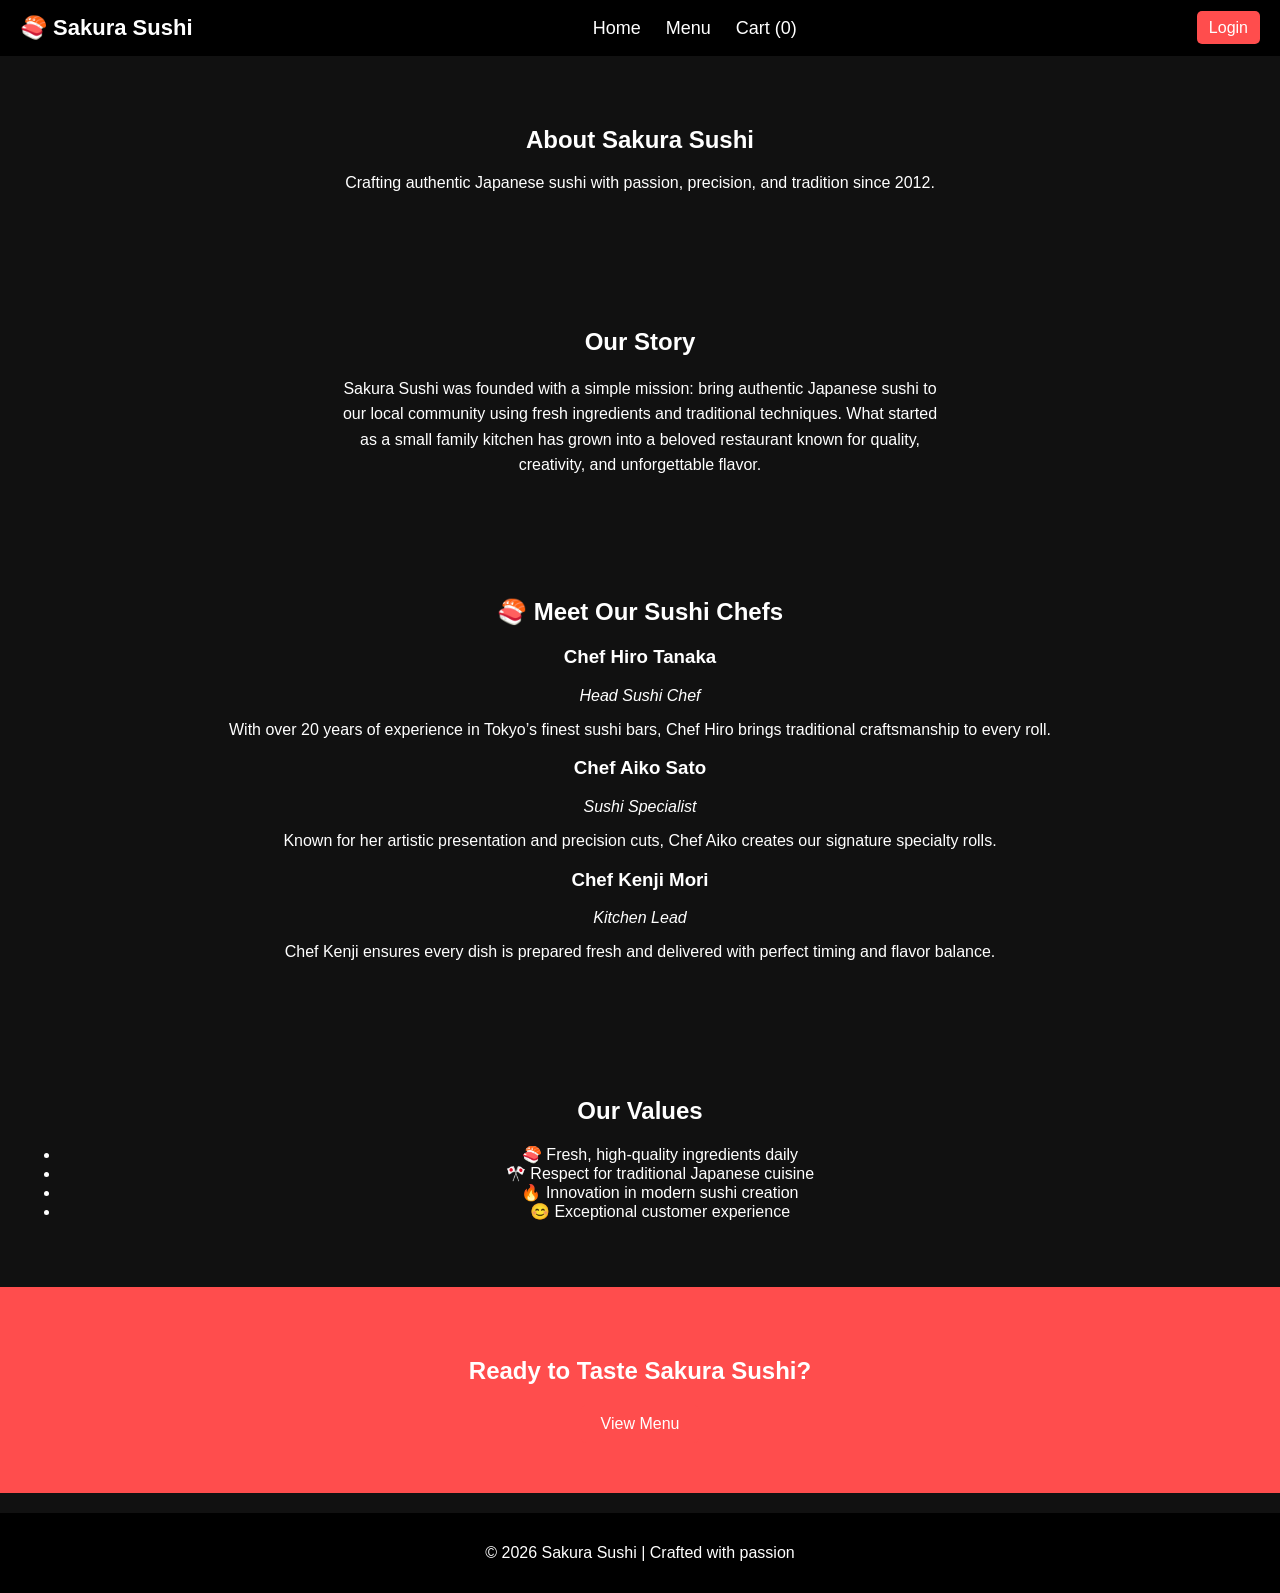
<file: about.html>
<!DOCTYPE html>
<html lang="en">
<head>
    <meta charset="UTF-8">
    <title>About Us - Sakura Sushi</title>
    <link rel="stylesheet" href="style.css">
</head>
<body>

<header class="navbar">

    <div class="logo">
        🍣 Sakura Sushi
    </div>

    <nav class="nav-links">
        <a href="index.html">Home</a>
        <a href="menu.html">Menu</a>
        <a href="cart.html">Cart (<span id="cart-count">0</span>)</a>
        <a id="account-link" href="account.html" style="display:none;">Account</a>
        <a id="admin-link" href="admin.html" style="display:none;">Admin Dashboard</a>
    </nav>

    <div class="auth-buttons">
        <a id="login-link" href="auth.html" class="login-btn">Login</a>
    </div>

</header>

<section class="about-hero">
    <h1>About Sakura Sushi</h1>
    <p>Crafting authentic Japanese sushi with passion, precision, and tradition since 2012.</p>
</section>

<section class="about-story">
    <h2>Our Story</h2>
    <p class="about-text">
  Sakura Sushi was founded with a simple mission: bring authentic Japanese sushi
  to our local community using fresh ingredients and traditional techniques.
  What started as a small family kitchen has grown into a beloved restaurant
  known for quality, creativity, and unforgettable flavor.
</p>
</section>

<section class="chefs">
    <h2>🍣 Meet Our Sushi Chefs</h2>

    <div class="chef-container">

        <div class="chef-card">
            <h3><b>Chef Hiro Tanaka</b></h3>
            <p><i>Head Sushi Chef</i></p>
            <p>
                With over 20 years of experience in Tokyo’s finest sushi bars,
                Chef Hiro brings traditional craftsmanship to every roll.
            </p>
        </div>

        <div class="chef-card">
            <h3><b>Chef Aiko Sato</b></h3>
            <p><i>Sushi Specialist</i></p>
            <p>
                Known for her artistic presentation and precision cuts,
                Chef Aiko creates our signature specialty rolls.
            </p>
        </div>

        <div class="chef-card">
            <h3><b>Chef Kenji Mori</b></h3>
            <p><i>Kitchen Lead</i></p>
            <p>
                Chef Kenji ensures every dish is prepared fresh and
                delivered with perfect timing and flavor balance.
            </p>
        </div>

    </div>
</section>

<section class="values">
    <h2>Our Values</h2>
    <ul>
        <li>🍣 Fresh, high-quality ingredients daily</li>
        <li>🎌 Respect for traditional Japanese cuisine</li>
        <li>🔥 Innovation in modern sushi creation</li>
        <li>😊 Exceptional customer experience</li>
    </ul>
</section>

<section class="cta">
    <h2>Ready to Taste Sakura Sushi?</h2>
    <a href="menu.html" class="btn">View Menu</a>
</section>

<footer>
    <p>© 2026 Sakura Sushi | Crafted with passion</p>
</footer>

</body>
<script src="script.js"></script>
</html>
</file>
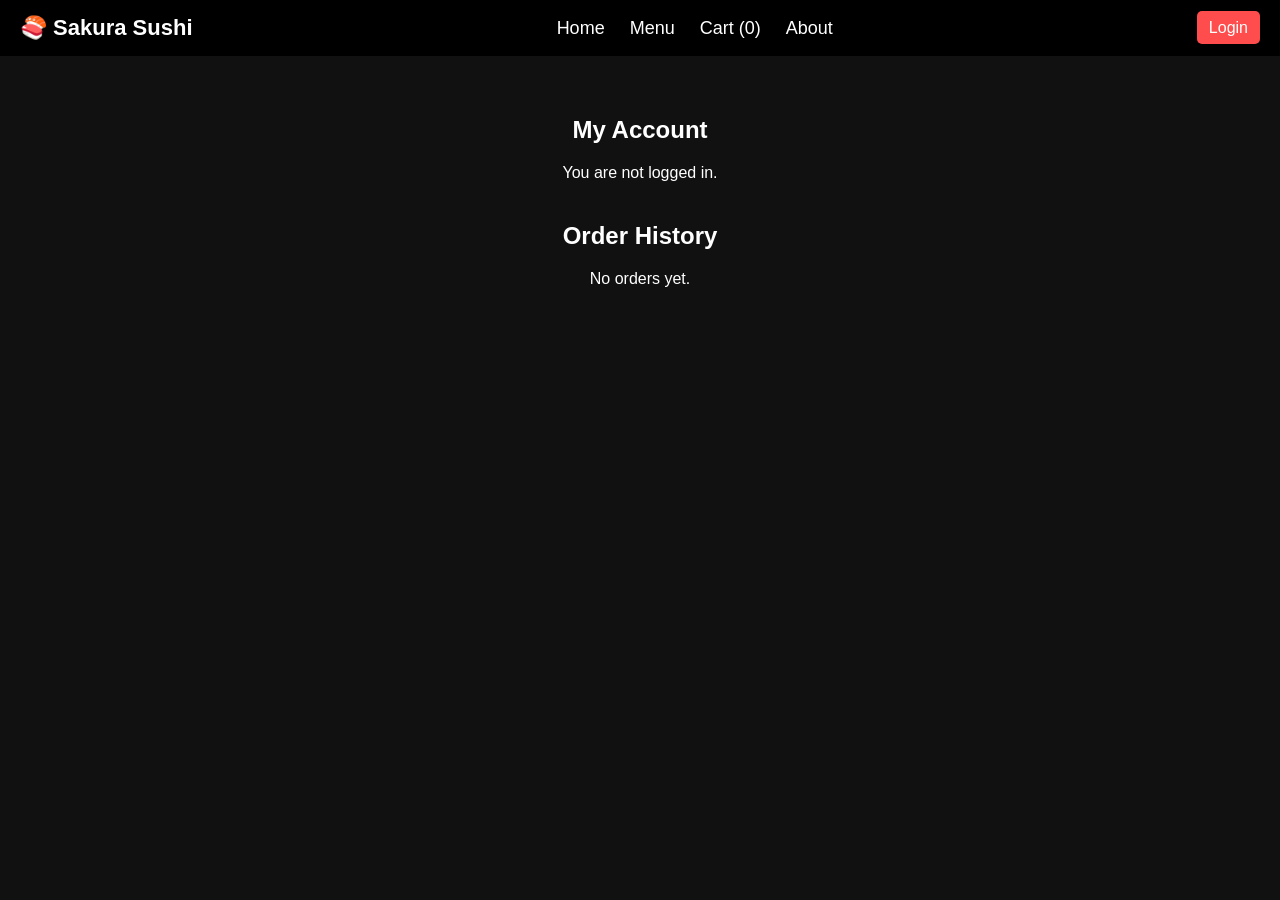
<file: account.html>
<!DOCTYPE html>
<html lang="en">
<head>
    <meta charset="UTF-8">
    <title>My Account</title>
    <link rel="stylesheet" href="style.css">
</head>
<body>

<header class="navbar">
    <div class="logo">🍣 Sakura Sushi</div>

    <nav class="nav-links">
        <a href="index.html">Home</a>
        <a href="menu.html">Menu</a>
        <a href="cart.html">Cart (<span id="cart-count">0</span>)</a>
        <a href="about.html">About</a>
        <a id="admin-link" href="admin.html" style="display:none;">Admin Dashboard</a>
    </nav>

    <div class="auth-buttons">
        <a id="login-link" href="auth.html" class="login-btn">Login</a>
    </div>
</header>

<section style="padding: 40px; text-align: center;">

    <h1>My Account</h1>

    <div id="account-info" style="margin-top: 20px;"></div>

    <h2 style="margin-top: 40px;">Order History</h2>

    <div id="order-history">
        <p>No orders yet.</p>
    </div>

</section>

<script src="script.js"></script>

<script>
document.addEventListener("DOMContentLoaded", async () => {

    updateAuthUI();

    const email = localStorage.getItem("email")?.trim().toLowerCase();
    const role = localStorage.getItem("role");

    const accountContainer = document.getElementById("account-info");
    const orderContainer = document.getElementById("order-history");

    if (!email) {
        accountContainer.innerHTML = "<p>You are not logged in.</p>";
        return;
    }

    accountContainer.innerHTML = `
        <p><strong>Email:</strong> ${email}</p>
        <p><strong>Role:</strong> ${role}</p>
    `;

    try {
        const res = await fetch(
    `http://localhost:3000/my-orders?email=${encodeURIComponent(email)}`
);
        const data = await res.json();

        console.log("ORDERS:", data);

        if (!data.length) {
            orderContainer.innerHTML = "<p>No orders yet.</p>";
            return;
        }

        orderContainer.innerHTML = data.map(order => `
            <div class="order-card">
                <p><strong>Total:</strong> $${Number(order.total).toFixed(2)}</p>
                <p><strong>Status:</strong> ${order.status}</p>

                <ul>
                    ${order.items.map(i => `<li>${i.name} x${i.quantity}</li>`).join("")}
                </ul>
            </div>
        `).join("");

    } catch (err) {
        console.log(err);
        orderContainer.innerHTML = "<p>Failed to load orders</p>";
    }

});
</script>
</body>
</html>
</file>
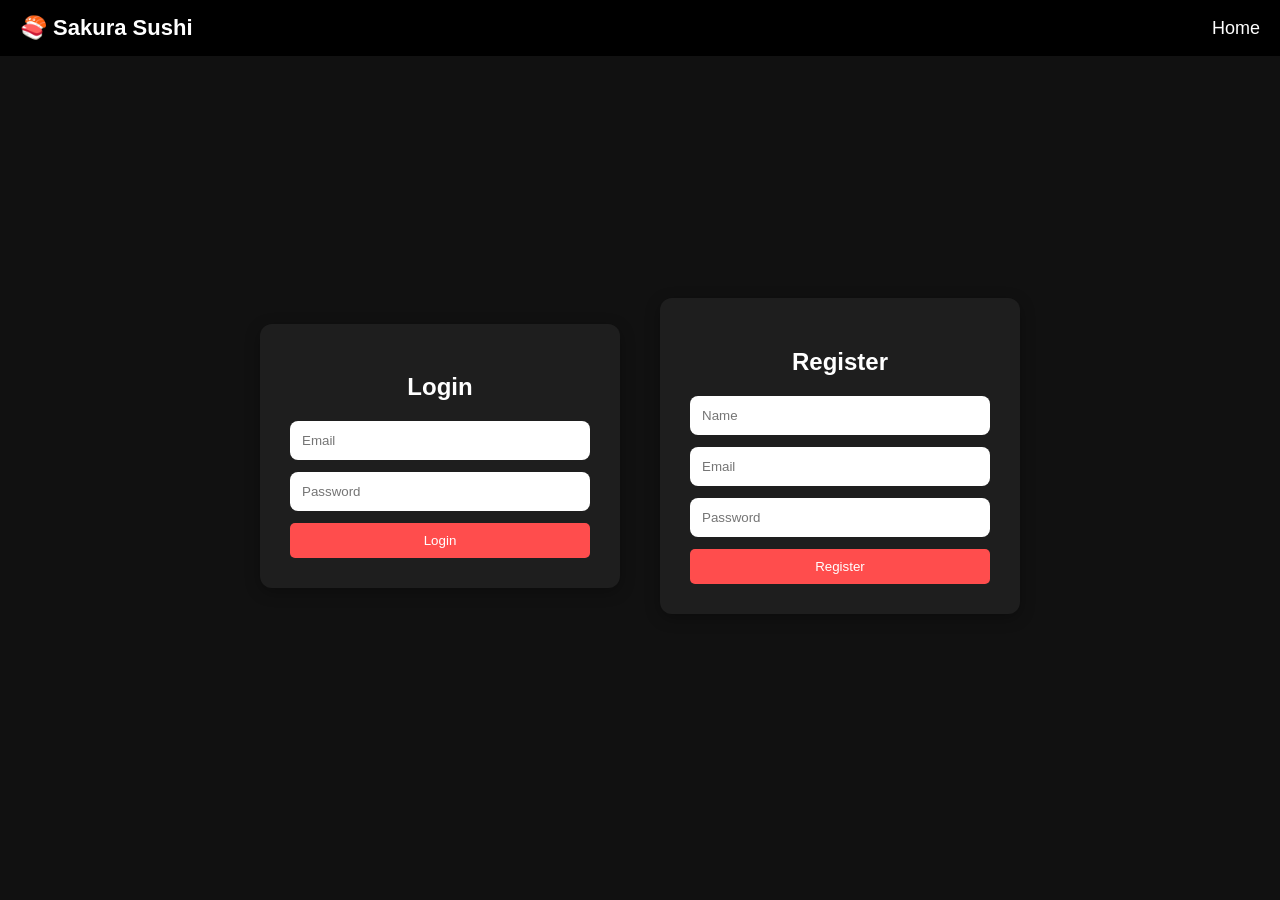
<file: auth.html>
<!DOCTYPE html>
<html lang="en">
<head>
    <meta charset="UTF-8">
    <title>Sakura Sushi Auth</title>
    <link rel="stylesheet" href="style.css">
</head>
<body>

<header class="navbar">
    <div class="logo">🍣 Sakura Sushi</div>

    <nav class="nav-links">
        <a href="index.html">Home</a>
    </nav>
</header>

<section class="auth-container">

    <div class="auth-box">
        <h2>Login</h2>

        <input type="email" id="loginEmail" placeholder="Email">
        <input type="password" id="loginPassword" placeholder="Password">

        <button id="loginBtn">Login</button>
    </div>

    <div class="auth-box">
        <h2>Register</h2>

        <input type="text" id="registerName" placeholder="Name">
        <input type="email" id="registerEmail" placeholder="Email">
        <input type="password" id="registerPassword" placeholder="Password">

        <button onclick="register()">Register</button>
    </div>

</section>

<script>
const API = "http://localhost:3000";

document.getElementById("loginBtn").addEventListener("click", async () => {
    try {
        const res = await fetch(`${API}/login`, {
            method: "POST",
            headers: { "Content-Type": "application/json" },
            body: JSON.stringify({
                email: document.getElementById("loginEmail").value,
                password: document.getElementById("loginPassword").value
            })
        });

        const data = await res.json();
        console.log("LOGIN RESPONSE:", data);

        if (!data.token) {
            alert(data.message || "Login failed");
            return;
        }

        localStorage.setItem("token", data.token);
        localStorage.setItem("role", data.role);
        localStorage.setItem("email", document.getElementById("loginEmail").value);

        alert("Login successful as " + data.role);

        window.location.href = "index.html";

    } catch (err) {
        console.error(err);
        alert("Login error");
    }
});


function register() {
    fetch("http://localhost:3000/register", {
        method: "POST",
        headers: { "Content-Type": "application/json" },
        body: JSON.stringify({
            name: document.getElementById("registerName").value,
            email: document.getElementById("registerEmail").value,
            password: document.getElementById("registerPassword").value
        })
    })
    .then(async res => {
        const data = await res.json();

        if (!res.ok) {
            alert(data.message || "Registration failed");
            return;
        }

        alert("Registration successful!");
        window.location.href = "auth.html";
    })
    .catch(err => {
        console.log(err);
        alert("Server error");
    });
}

function updateAuthUI() {
    const token = localStorage.getItem("token");

    const loginLink = document.getElementById("login-link");
    const accountLink = document.getElementById("account-link");

    if (!loginLink || !accountLink) return;

    if (token) {
        loginLink.innerText = "Logout";
        loginLink.href = "#";

        loginLink.onclick = () => {
            localStorage.clear();
            window.location.href = "index.html";
        };

        accountLink.style.display = "inline-block";

    } else {
        loginLink.innerText = "Login / Register";
        loginLink.href = "auth.html";
        loginLink.onclick = null;

        accountLink.style.display = "none";
    }
}
</script>

</body>
</html>
</file>
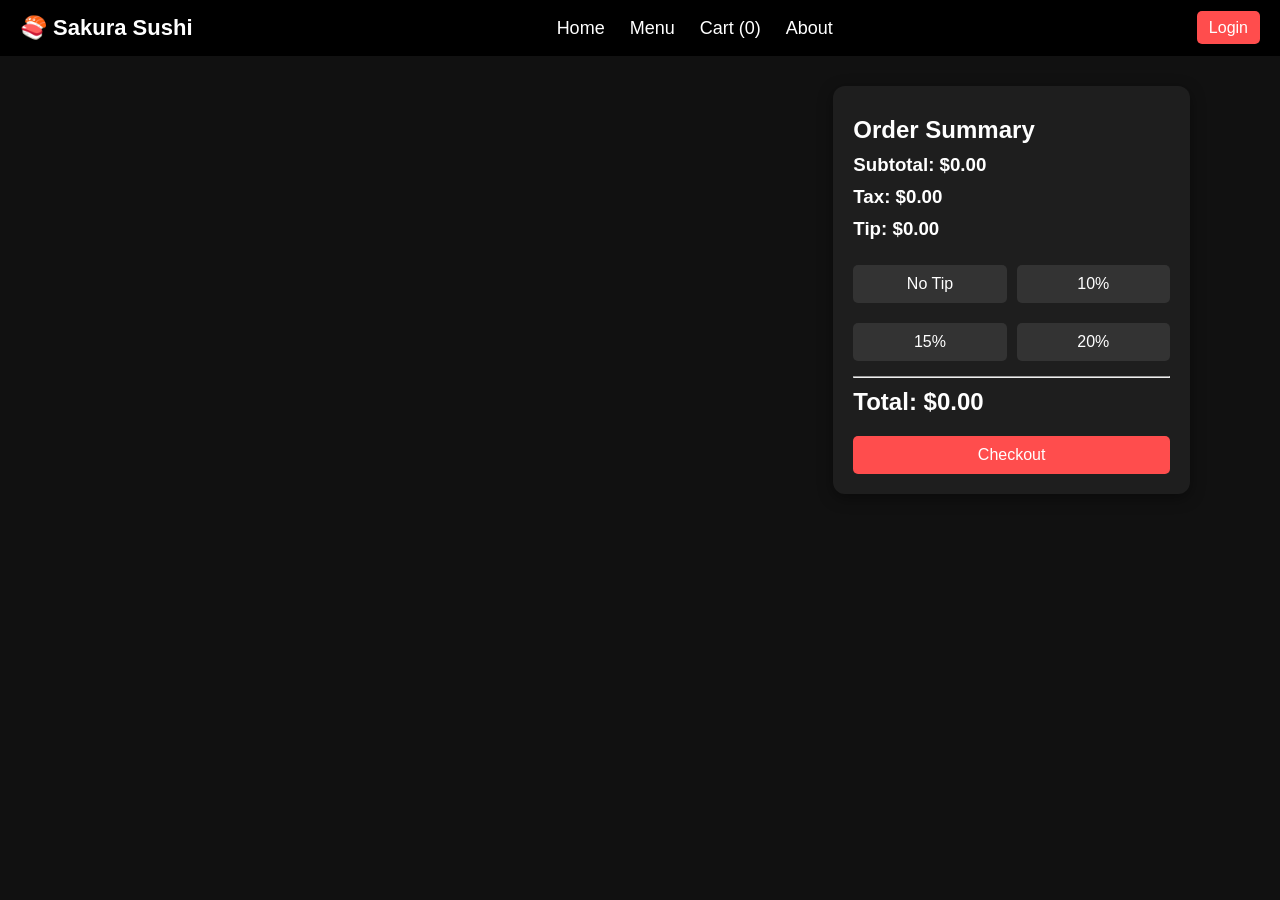
<file: cart.html>
<!DOCTYPE html>
<html lang="en">
<head>
    <meta charset="UTF-8">
    <title>Cart</title>
    <link rel="stylesheet" href="style.css">
</head>
<body>

<header class="navbar">

    <div class="logo">🍣 Sakura Sushi</div>

    <nav class="nav-links">
        <a href="index.html">Home</a>
        <a href="menu.html">Menu</a>
        <a href="cart.html">Cart (<span id="cart-count">0</span>)</a>
        <a href="about.html">About</a>
        <a id="account-link" href="account.html" style="display:none;">Account</a>
        <a id="admin-link" href="admin.html" style="display:none;">Admin Dashboard</a>
    </nav>

    <div class="auth-buttons">
        <a id="login-link" href="auth.html" class="login-btn">Login</a>
    </div>

</header>

<div class="cart-container">

    <div>
        <div id="cart-items"></div>
    </div>

    <div class="checkout-summary">

        <h2>Order Summary</h2>

        <h3>Subtotal: $<span id="subtotal">0.00</span></h3>
        <h3>Tax: $<span id="tax">0.00</span></h3>
        <h3>Tip: $<span id="tip">0.00</span></h3>

        <div class="tip-buttons">
            <button onclick="setTip(0)">No Tip</button>
            <button onclick="setTip(0.10)">10%</button>
            <button onclick="setTip(0.15)">15%</button>
            <button onclick="setTip(0.20)">20%</button>
        </div>

        <hr>

        <h2>Total: $<span id="total">0.00</span></h2>

        <button onclick="checkout()">Checkout</button>

    </div>

</div>


<script src="script.js"></script>
</body>
</html>
</file>
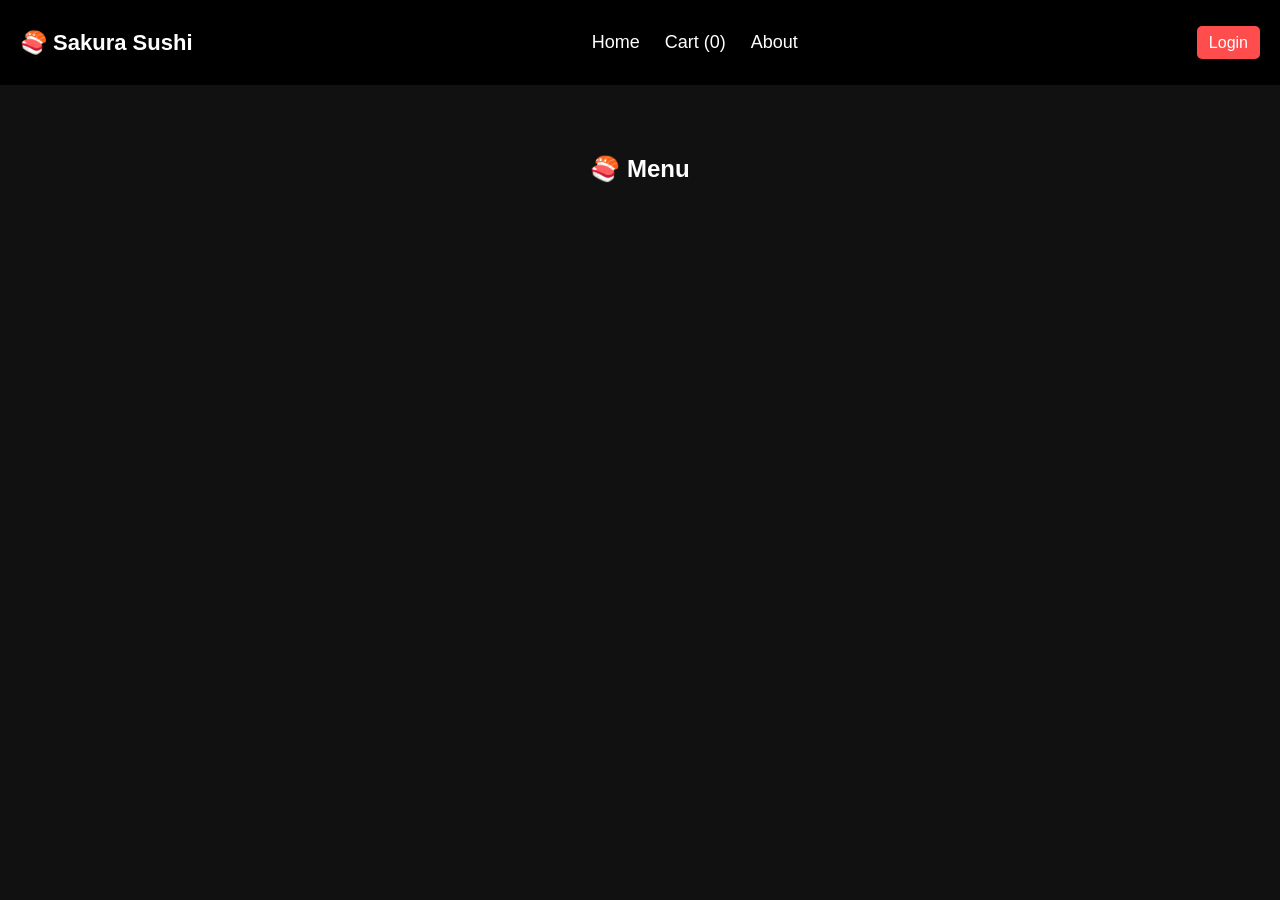
<file: menu.html>
<!DOCTYPE html>
<html lang="en">
<head>
    <meta charset="UTF-8">
    <title>Menu</title>
    <link rel="stylesheet" href="style.css">
</head>
<body>

<header class="navbar">
    <h1 class="logo">🍣 Sakura Sushi</h1>

    <nav class="nav-links">
        <a href="index.html">Home</a>
        <a href="cart.html">Cart (<span id="cart-count">0</span>)</a>
        <a href="about.html">About</a>
        <a id="account-link" href="account.html" style="display:none;">Account</a>
        <a id="admin-link" href="admin.html" style="display:none;">Admin Dashboard</a>
    </nav>

    <div class="auth-buttons">
        <a id="login-link" href="auth.html" class="login-btn">Login</a>
    </div>
</header>

<section>
    <h2>🍣 Menu</h2>
    <div id="menu-container" class="menu-container"></div>
</section>

<script src="script.js"></script>
</body>
</html>
</file>
<file: style.css>
body {
    margin: 0;
    font-family: Arial, sans-serif;
    background: #111;
    color: white;
}

header {
    background: #000;
}

.navbar {
    display: flex;
    align-items: center;
    justify-content: space-between;
    padding: 15px 20px;
    flex-wrap: wrap;
}

.logo {
    font-size: 22px;
    font-weight: bold;
    color: white;
}

.nav-links {
    display: flex;
    gap: 25px;
}

.nav-links a {
    color: white;
    text-decoration: none;
    font-size: 18px;
    transition: 0.2s ease;
}

.nav-links a:hover {
    color: #ff4d4d;
}

.login-btn { background: #ff4d4d; 
    padding: 8px 12px; 
    border-radius: 5px; 
    color: white; 
    text-decoration: none; 
    transition: 0.2s ease; 
}

button {
    background: #ff4d4d;
    border: none;
    padding: 10px 15px;
    color: white;
    cursor: pointer;
    border-radius: 5px;
    transition: 0.2s ease;
}

button:hover {
    background: #e63e3e;
}

.menu-form button,
.admin-box button,
.auth-box button {
    width: 100%;
}

.hero {
    text-align: center;
    padding: 100px 20px;
}

.btn {
    display: inline-block;
    background: #ff4d4d;
    padding: 10px 20px;
    color: white;
    text-decoration: none;
    border-radius: 5px;
    transition: 0.2s ease;
}

.btn:hover {
    background: #e63e3e;
}

section {
    padding: 50px 20px;
    text-align: center;
}

.menu-container {
    display: flex;
    flex-wrap: wrap;
    justify-content: center;
    gap: 20px;
    padding: 20px;
}

.card {
    background: #222;
    width: 220px;
    padding: 15px;
    border-radius: 10px;
    text-align: center;
    transition: transform 0.2s ease;
}

.card:hover {
    transform: translateY(-5px);
}

.card img {
    width: 100%;
    height: 160px;
    object-fit: cover;
    border-radius: 8px;
    margin-bottom: 10px;
}

.about {
    background: #1a1a1a;
}

.about-text {
    max-width: 600px;
    margin: 0 auto;
    text-align: center;
    line-height: 1.6;
}

.reviews {
    background: #222;
    margin: 10px auto;
    padding: 15px;
    width: 300px;
    border-radius: 10px;
}

.cta {
    background: #ff4d4d;
    color: white;
}

footer {
    background: black;
    padding: 15px;
    margin-top: 20px;
    text-align: center;
}

.cart-container {
    display: grid;
    grid-template-columns: 2fr 1fr;
    gap: 30px;
    padding: 30px;
    max-width: 1100px;
    margin: auto;
    align-items: start;
}

#cart-items {
    display: flex;
    flex-direction: column;
    gap: 12px;
}

.cart-item {
    width: 100%;
    display: flex;
    justify-content: space-between;
    align-items: center;
}

.checkout-summary {
    background: #1e1e1e;
    padding: 20px;
    border-radius: 12px;
    position: sticky;
    top: 20px;
    box-shadow: 0 4px 15px rgba(0,0,0,0.4);
}

.checkout-summary h2,
.checkout-summary h3 {
    margin: 10px 0;
}

.tip-buttons {
    display: grid;
    grid-template-columns: repeat(2, 1fr);
    gap: 10px;
    margin: 15px 0;
}

.tip-buttons button {
    background: #333;
    font-size: 14px;
}

.tip-buttons button:hover {
    background: #444;
}

.checkout-summary button {
    width: 100%;
    margin-top: 10px;
    font-size: 16px;
}

@media (max-width: 900px) {
    .cart-container {
        grid-template-columns: 1fr;
    }

    .checkout-summary {
        position: static;
    }
}

.status-pending {
    color: orange;
    font-weight: bold;
}

.status-completed {
    color: lightgreen;
    font-weight: bold;
}

.auth-container {
    display: flex;
    justify-content: center;
    align-items: center;
    gap: 40px;
    min-height: 80vh;
    padding: 40px;
    flex-wrap: wrap;
}

.auth-box {
    background: #1e1e1e;
    padding: 30px;
    border-radius: 12px;
    width: 300px;
    box-shadow: 0 4px 15px rgba(0,0,0,0.3);
    text-align: center;
}

.auth-box h2 {
    margin-bottom: 20px;
}

.auth-box input {
    width: 100%;
    max-width: 100%;
    padding: 12px;
    margin: 0 auto 12px auto;
    border-radius: 8px;
    border: none;
    outline: none;
    display: block;
    box-sizing: border-box; 
}

.auth-box p {
    margin-top: 10px;
    font-size: 14px;
}

.auth-box a {
    color: #ff4d4d;
    text-decoration: none;
}

.auth-box a:hover {
    text-decoration: underline;
}

.admin-container {
    padding: 40px;
    max-width: 1200px;
    margin: auto;
}

.dashboard-grid {
    display: grid;
    grid-template-columns: 2fr 1fr;
    gap: 25px;
}

.admin-box {
    background: #1e1e1e;
    padding: 25px;
    border-radius: 14px;
    box-shadow: 0 4px 15px rgba(0,0,0,0.3);
}

.menu-form {
    display: flex;
    flex-direction: column;
    gap: 12px;
    margin-bottom: 25px;
}

.menu-form input {
    width: 100%;
    padding: 12px;
    border-radius: 8px;
    border: none;
    box-sizing: border-box; 
}

#menu-admin-list {
    display: flex;
    flex-direction: column;
    gap: 15px;
}

.order-card {
    border: 1px solid #333;
    border-radius: 12px;
    padding: 18px;
    margin-bottom: 18px;
    background: #2a2a2a;
}

.order-card ul {
    margin-top: 10px;
    padding-left: 20px;
}

.order-card button {
    margin-top: 15px;
}

.left-column,
.right-column {
    display: flex;
    flex-direction: column;
    gap: 25px;
}

@media (max-width: 900px) {

    .dashboard-grid {
        grid-template-columns: 1fr;
    }

    .auth-container {
        flex-direction: column;
        gap: 20px;
    }

    .menu-container {
        flex-direction: column;
        align-items: center;
    }

    .card {
        width: 90%;
        max-width: 300px;
    }

    .reviews,
    .cart-item {
        width: 90%;
    }
}
</file>
